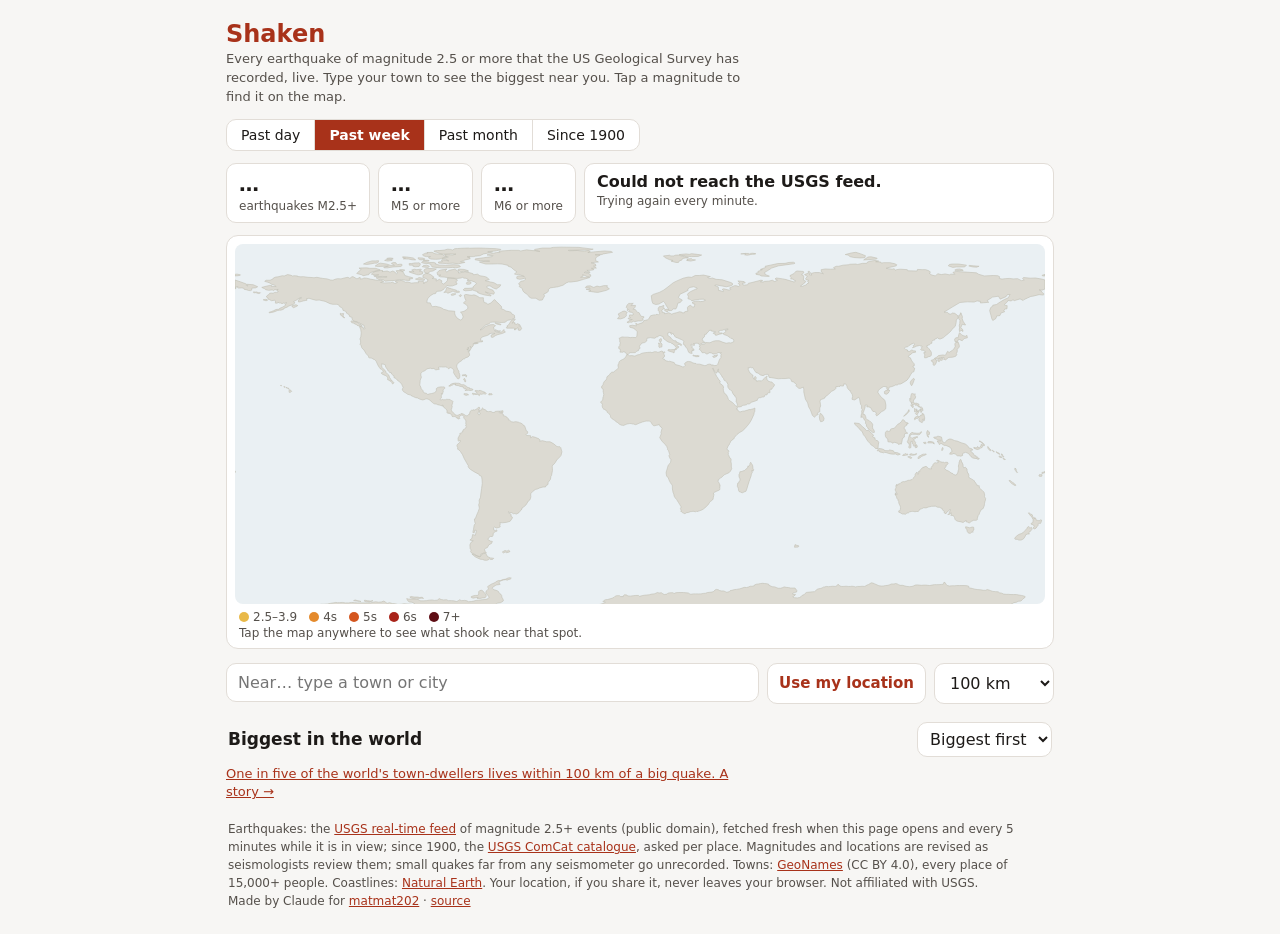
<file: index.html>
<!doctype html>
<html lang="en">
<head>
<meta charset="utf-8">
<meta name="viewport" content="width=device-width,initial-scale=1">
<title>Shaken · the world's earthquakes, and the biggest near you</title>
<link rel="icon" href="data:image/svg+xml,%3Csvg xmlns='http://www.w3.org/2000/svg' viewBox='0 0 32 32'%3E%3Crect width='32' height='32' rx='6' fill='%23a8321a'/%3E%3Cpath d='M4 17h5l3-8 4 15 3-11 2 4h7' fill='none' stroke='%23fff' stroke-width='2.4' stroke-linejoin='round' stroke-linecap='round'/%3E%3C/svg%3E">
<meta name="theme-color" content="#a8321a">
<meta name="description" content="Every magnitude 2.5+ earthquake in the past day, week or month, live from USGS, on a world map. Type your town to see the biggest ones near you.">
<meta property="og:type" content="website">
<meta property="og:url" content="https://matmat202.github.io/shaken/">
<meta property="og:title" content="Shaken">
<meta property="og:description" content="The world's earthquakes this week, live from USGS — and the biggest near you.">
<meta property="og:image" content="https://matmat202.github.io/shaken/icons/card.png">
<meta property="og:image:width" content="1200">
<meta property="og:image:height" content="630">
<link rel="apple-touch-icon" href="icons/icon-180.png">
<meta name="twitter:card" content="summary_large_image">
<style>
:root{color-scheme:light;--ground:#f7f6f4;--card:#fff;--ink:#1d1a18;--ink-2:#55504b;--ink-3:#6c6660;
  --line:#e2ddd7;--sea:#eaf0f3;--land:#dcdad2;--land-edge:#c2bfb4;--accent:#a8321a;
  --m0:#e9b949;--m1:#e48a2c;--m2:#d4561f;--m3:#a9241a;--m4:#5e0d14;--here:#1f5fbf;
  --f-ui:system-ui,-apple-system,"Segoe UI",sans-serif}
@media (prefers-color-scheme:dark){:root{color-scheme:dark;--ground:#141210;--card:#1e1b18;--ink:#f0ebe6;
  --ink-2:#bdb5ad;--ink-3:#a29a92;--line:#37322d;--sea:#16212a;--land:#3a3a33;--land-edge:#4d4c43;--accent:#ff9a7a;
  --m0:#f2cd6b;--m1:#f5a04e;--m2:#f2733f;--m3:#e14b39;--m4:#c42942;--here:#7fb2ff}}
*{box-sizing:border-box}
body{margin:0;background:var(--ground);color:var(--ink);font-family:var(--f-ui);font-size:15px}
main{max-width:860px;margin:0 auto;padding:16px}
h1{font-size:24px;margin:4px 0 2px}h1 span{color:var(--accent)}
.sub{color:var(--ink-2);font-size:13px;margin:0 0 12px;line-height:1.45;max-width:65ch}
a{color:var(--accent)}
:focus-visible{outline:3px solid var(--accent);outline-offset:2px}
.seg{display:inline-flex;border:1px solid var(--line);border-radius:10px;overflow:hidden;background:var(--card)}
.seg button{font:inherit;font-size:14px;padding:7px 14px;border:0;background:transparent;color:var(--ink);cursor:pointer}
.seg button+button{border-left:1px solid var(--line)}
.seg button:focus-visible{outline-offset:-4px}
.seg button[aria-pressed="true"]:focus-visible{outline-color:var(--card)}
.seg button[aria-pressed="true"]{background:var(--accent);color:var(--card);font-weight:600}
@media (max-width:430px){.seg{display:flex}.seg button{flex:1 1 auto;padding:7px 6px;font-size:13px;white-space:nowrap}}
@media (max-width:360px){.seg button{padding:7px 3px;font-size:12px}}
.stats{display:flex;flex-wrap:wrap;gap:8px;margin:12px 0 0;padding:0;list-style:none}
.stats li{background:var(--card);border:1px solid var(--line);border-radius:10px;padding:8px 12px;min-width:92px}
.stats b{display:block;font-size:20px;font-variant-numeric:tabular-nums}
.stats span{font-size:12px;color:var(--ink-2)}
.stats li.big{flex:1;min-width:220px}
.stats li.big b{font-size:16px}
.card{background:var(--card);border:1px solid var(--line);border-radius:12px;padding:8px;margin:12px 0 0}
#map svg{display:block;width:100%;height:auto;border-radius:8px;cursor:crosshair;touch-action:manipulation}
#map .sea{fill:var(--sea)}
#map .land{fill:var(--land);stroke:var(--land-edge);stroke-width:.6;vector-effect:non-scaling-stroke}
#map .q{stroke:var(--card);stroke-width:.6;vector-effect:non-scaling-stroke;fill-opacity:.85}
#map .q.b0{fill:var(--m0)}#map .q.b1{fill:var(--m1)}#map .q.b2{fill:var(--m2)}#map .q.b3{fill:var(--m3)}#map .q.b4{fill:var(--m4)}
#map .q.out{fill-opacity:.25}
#map .ring{fill:none;stroke:var(--here);stroke-width:1.5;stroke-dasharray:5 4;vector-effect:non-scaling-stroke}
#map .pin{fill:none;stroke:var(--here);stroke-width:2.5;vector-effect:non-scaling-stroke;pointer-events:none}
#map .pinnote{display:flex;gap:8px;align-items:center;justify-content:space-between;font-size:13px;margin:6px 4px 0}
#map .pinnote .zoom{margin:0;flex:none}
#map .pinnote .pinbtns{display:flex;gap:6px;flex:none}
#map .pinnote span{min-width:0;overflow-wrap:anywhere}
#map .here{fill:var(--here);stroke:var(--card);stroke-width:1.5;vector-effect:non-scaling-stroke}
.legend{display:flex;flex-wrap:wrap;gap:4px 12px;font-size:12px;color:var(--ink-2);margin:6px 4px 2px;align-items:center}
.legend i{display:inline-block;width:10px;height:10px;border-radius:50%;margin-right:4px;vertical-align:-1px}
.hint{font-size:12px;color:var(--ink-2);margin:2px 4px 0}
#map .zoom{font:inherit;font-size:12px;margin:6px 4px 0;padding:4px 10px;border-radius:6px;border:1px solid var(--line);background:none;color:inherit;cursor:pointer}
.near{display:grid;grid-template-columns:1fr auto auto;gap:8px;margin:14px 0 0}
.nearbox{position:relative}
input,select,.btn{font:inherit;font-size:15px;padding:9px 11px;border:1px solid var(--line);border-radius:10px;background:var(--card);color:var(--ink);width:100%}
.btn{cursor:pointer;width:auto;white-space:nowrap;color:var(--accent);font-weight:600}
.v{position:absolute;width:1px;height:1px;overflow:hidden;clip:rect(0 0 0 0)}
.opts{position:absolute;z-index:5;left:0;right:0;top:100%;margin:4px 0 0;padding:4px;list-style:none;background:var(--card);
  border:1px solid var(--line);border-radius:10px;box-shadow:0 6px 18px rgba(0,0,0,.14);max-height:300px;overflow:auto}
.opts li{padding:8px 10px;border-radius:7px;cursor:pointer}
.opts li[aria-selected="true"]{background:var(--sea)}
.opts li.none{color:var(--ink-2);cursor:default}
.head{display:flex;justify-content:space-between;align-items:baseline;gap:10px;margin:18px 2px 8px}
.head h2{font-size:17px;margin:0}
.head select{width:auto;font-size:14px;padding:6px 8px}
#note{font-size:14px;color:var(--ink-2);margin:0 2px 8px;line-height:1.45}
ol.list{list-style:none;margin:0;padding:0;display:grid;gap:6px}
ol.list li{display:grid;grid-template-columns:52px 1fr;gap:10px;align-items:center;background:var(--card);border:1px solid var(--line);border-radius:10px;padding:8px 10px}
button.mag{font-family:inherit;border:0;cursor:pointer;width:100%;line-height:inherit}
.mag{font-weight:800;font-size:17px;text-align:center;border-radius:8px;padding:6px 0;color:#fff;font-variant-numeric:tabular-nums}
.mag.b0{background:#8a6400}.mag.b1{background:#9c4f00}.mag.b2{background:#b23a10}.mag.b3{background:#a9241a}.mag.b4{background:#5e0d14}
ol.list .t{min-width:0}
ol.list .t a{color:var(--ink);font-weight:600;text-decoration:none}
ol.list .t a:hover{text-decoration:underline}
ol.list .m{font-size:13px;color:var(--ink-2);margin-top:2px}
ol.list .m b{color:var(--ink);font-weight:600}
ol.list .m .felt.likely{color:var(--ink);font-weight:600}
ol.list .aft{font:inherit;font-size:12px;margin-top:4px;padding:2px 8px;border-radius:6px;border:1px solid var(--line);background:none;color:inherit;cursor:pointer}
ol.list .after{font-size:13px;margin-top:6px;padding:6px 8px;border-left:3px solid var(--accent);overflow-wrap:anywhere}
ol.list .after .h{font-weight:600}
.tag{display:inline-block;font-size:11px;font-weight:700;padding:1px 6px;border-radius:6px;background:var(--sea);color:var(--ink);margin-left:6px}
.tag.yellow{background:#f3d36b;color:#2a2000}.tag.orange{background:#f39a4d;color:#2a1200}.tag.red{background:#c8281c;color:#fff}
.more{display:block;margin:10px auto 0;font:inherit;font-weight:600;color:var(--accent);background:var(--card);border:1px solid var(--line);border-radius:10px;padding:8px 16px;cursor:pointer}
footer{font-size:12px;color:var(--ink-2);line-height:1.5;margin:18px 2px 8px}
[hidden]{display:none!important}
@media (max-width:560px){.near{grid-template-columns:1fr auto}.nearbox{grid-column:1/-1}
  .stats{display:grid;grid-template-columns:repeat(3,1fr)}.stats li{min-width:0;padding:8px 10px}.stats li.big{grid-column:1/-1;min-width:0}.stats b{font-size:18px}}
/* iOS Safari zooms the page into any field under 16px when it is tapped (input-zoom) */
input,select,textarea{font-size:16px!important}
</style>
</head>
<body>
<main>
<h1><span>Shaken</span></h1>
<p class="sub" id="sub">Every earthquake of magnitude 2.5 or more that the US Geological Survey has recorded, live. Type your town to see the biggest near you. Tap a magnitude to find it on the map.</p>

<div class="seg" id="periods" role="group" aria-label="Period">
  <button type="button" data-p="day" aria-pressed="false">Past day</button><button type="button" data-p="week" aria-pressed="true">Past week</button><button type="button" data-p="month" aria-pressed="false">Past month</button><button type="button" data-p="ever" aria-pressed="false">Since 1900</button>
</div>

<ul class="stats" id="stats" aria-live="polite">
  <li><b id="sN">…</b><span id="sNl">earthquakes M2.5+</span></li>
  <li><b id="s5">…</b><span id="s5l">M5 or more</span></li>
  <li><b id="s6">…</b><span id="s6l">M6 or more</span></li>
  <li class="big"><b id="sMax">Loading the USGS feed…</b><span id="sMaxSub">the biggest</span></li>
</ul>

<div class="card" id="map">
  <div id="mapSvg"></div>
  <div class="legend" id="legend" aria-hidden="true">
    <span><i style="background:var(--m0)"></i>2.5–3.9</span><span><i style="background:var(--m1)"></i>4s</span>
    <span><i style="background:var(--m2)"></i>5s</span><span><i style="background:var(--m3)"></i>6s</span><span><i style="background:var(--m4)"></i>7+</span>
  </div>
  <div class="pinnote" id="pinNote" role="status" hidden><span id="pinText"></span><span class="pinbtns"><button type="button" class="zoom" id="pinCopy">Copy link</button><button type="button" class="zoom" id="pinClear">Clear</button></span></div>
  <p class="hint" id="hint">Tap the map anywhere to see what shook near that spot.</p>
  <button type="button" class="zoom" id="zoom" hidden>Show the whole world</button>
</div>

<div class="near" id="nearRow">
  <div class="nearbox"><label class="v" for="near">Near</label>
    <input id="near" type="search" autocomplete="off" spellcheck="false" placeholder="Near… type a town or city"
      role="combobox" aria-autocomplete="list" aria-expanded="false" aria-controls="nearList">
    <ul id="nearList" class="opts" role="listbox" aria-label="Places" hidden></ul></div>
  <button type="button" class="btn" id="locate">Use my location</button>
  <label class="v" for="km">Within</label>
  <select id="km"></select>
</div>

<div class="head">
  <h2 id="listTitle">Biggest in the world</h2>
  <label class="v" for="sort">Sort</label>
  <select id="sort"><option value="big">Biggest first</option><option value="new">Latest first</option><option value="near" id="sortNear">Closest first</option></select>
</div>
<p id="note" hidden></p>
<ol class="list" id="list"></ol>
<button type="button" class="more" id="more" hidden>Show more</button>
<p class="sub"><a href="story/">One in five of the world's town-dwellers lives within 100 km of a big quake. A story →</a></p>

<footer>
  Earthquakes: the <a href="https://earthquake.usgs.gov/earthquakes/feed/v1.0/geojson.php">USGS real-time feed</a> of magnitude 2.5+ events
  (public domain), fetched fresh when this page opens and every 5 minutes while it is in view<span id="gen"></span>; since 1900, the
  <a href="https://earthquake.usgs.gov/fdsnws/event/1/">USGS ComCat catalogue</a>, asked per place. Magnitudes and locations are revised as seismologists
  review them; small quakes far from any seismometer go unrecorded. Towns: <a href="https://www.geonames.org/">GeoNames</a> (CC BY 4.0),
  every place of 15,000+ people. Coastlines: <a href="https://www.naturalearthdata.com/">Natural Earth</a>. Your location, if you share it,
  never leaves your browser. Not affiliated with USGS.
  <br>Made by Claude for <a href="https://matmat202.github.io/">matmat202</a> ·
  <a href="https://github.com/matmat202/shaken">source</a>
</footer>
</main>
<!-- Fetched in parallel with app.js instead of behind it: each was one more round trip
     before the first draw (projects/site-speed, 2026-10-28). -->
<link rel="modulepreload" href="quake-logic.js">
<link rel="preload" href="data/world.json" as="fetch" crossorigin>
<script type="module" src="app.js"></script>
</body>
</html>
</file>
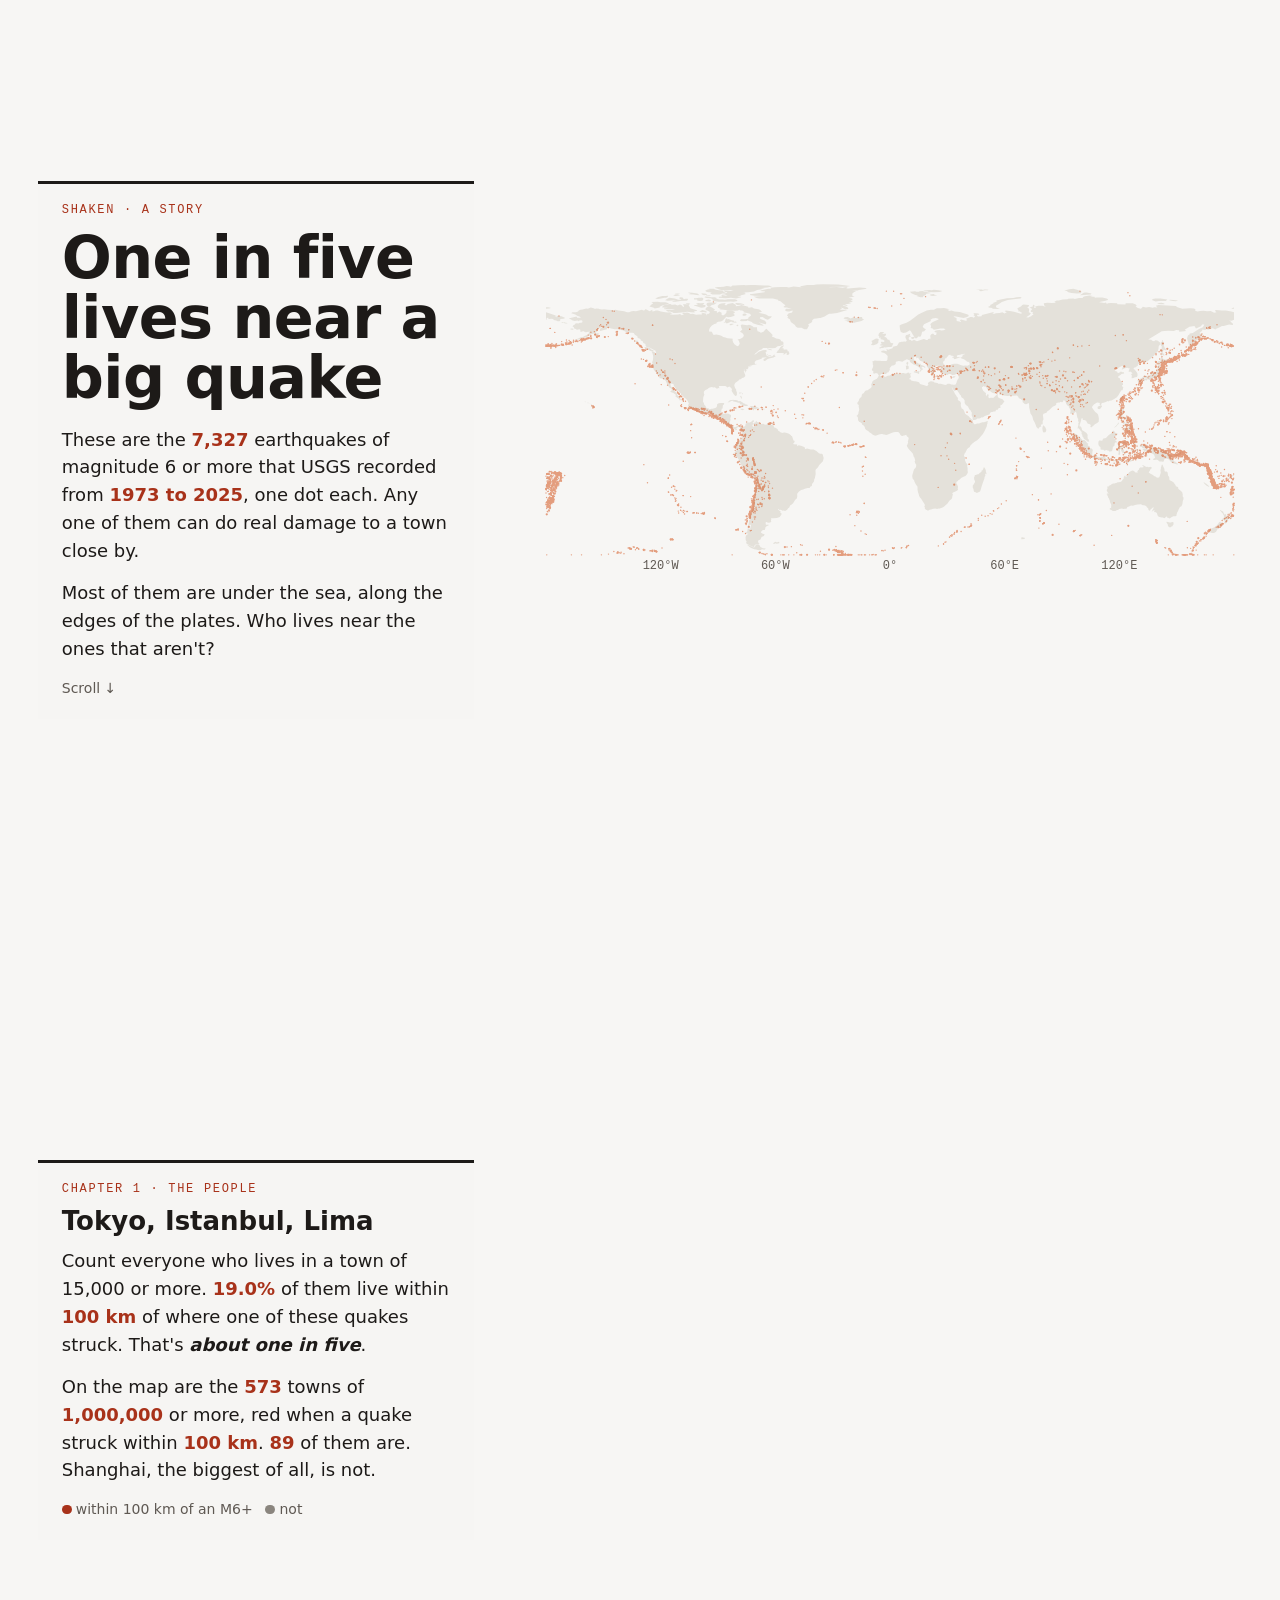
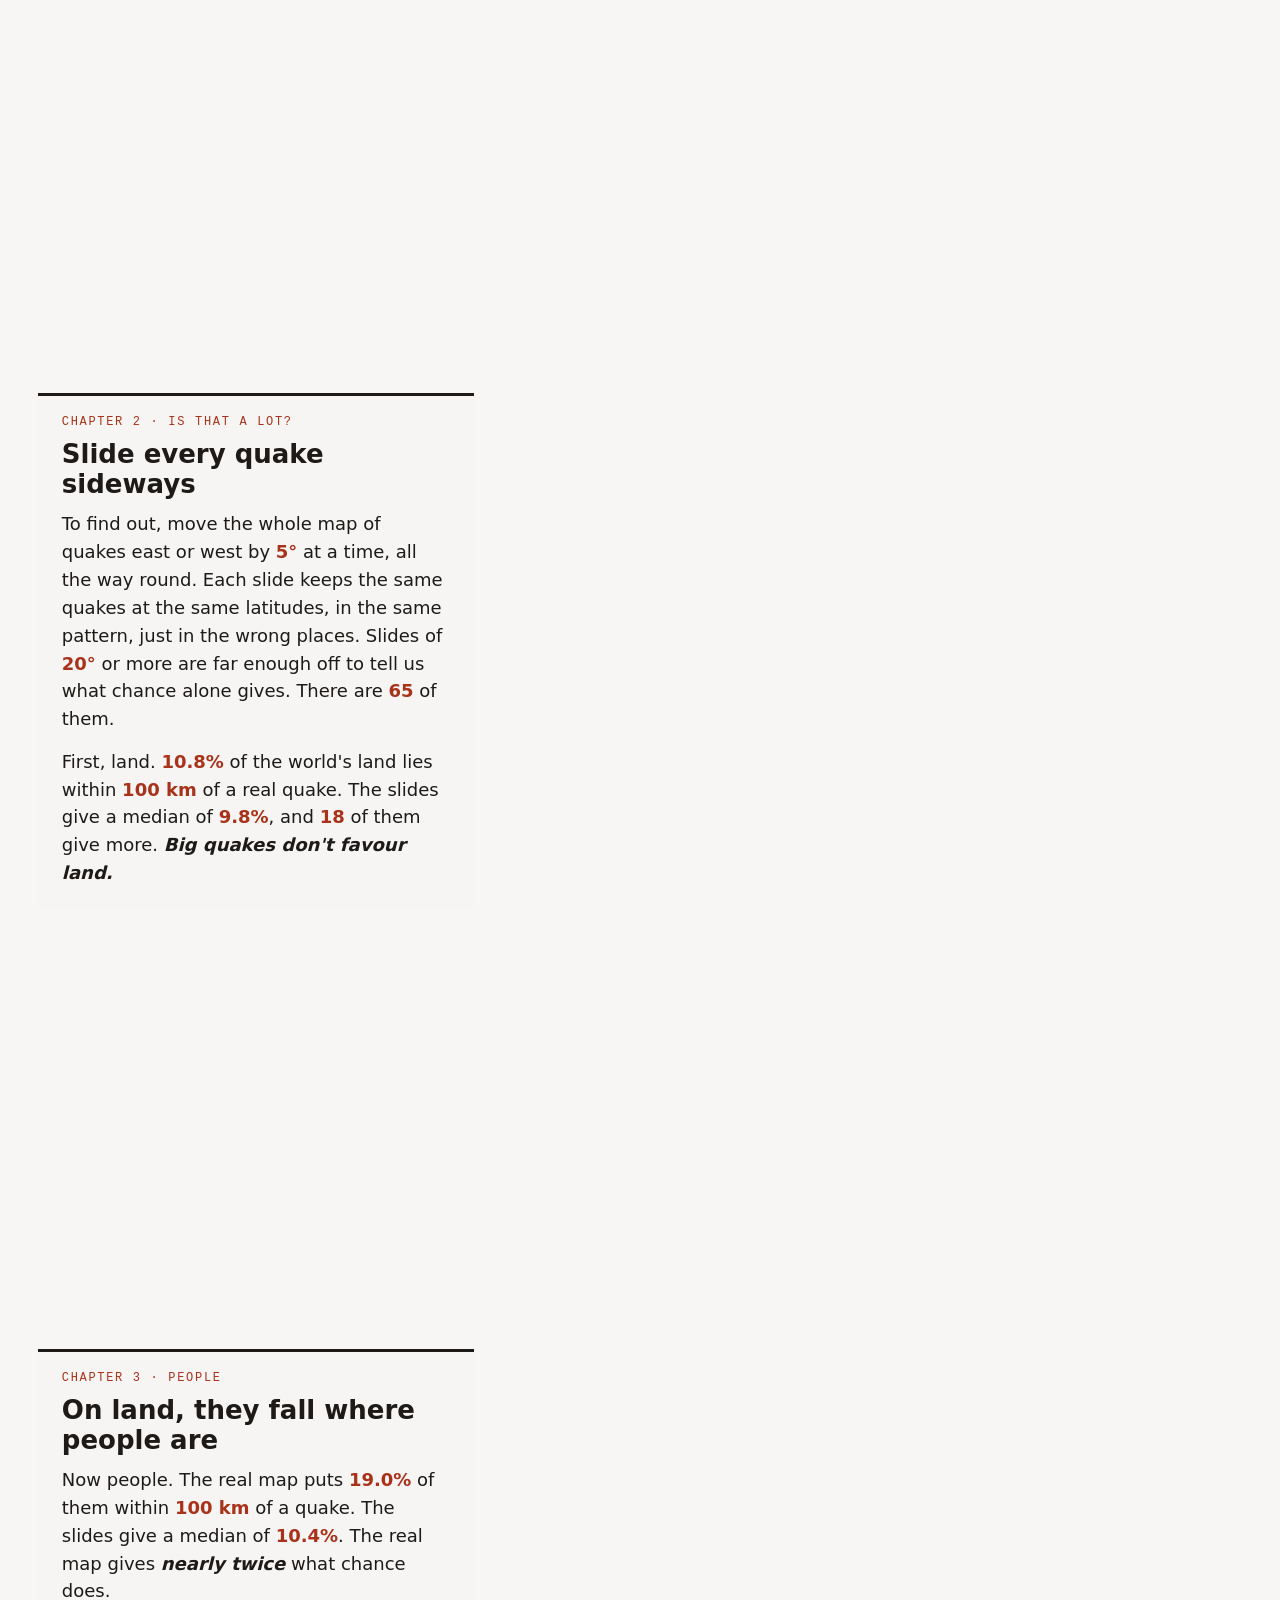
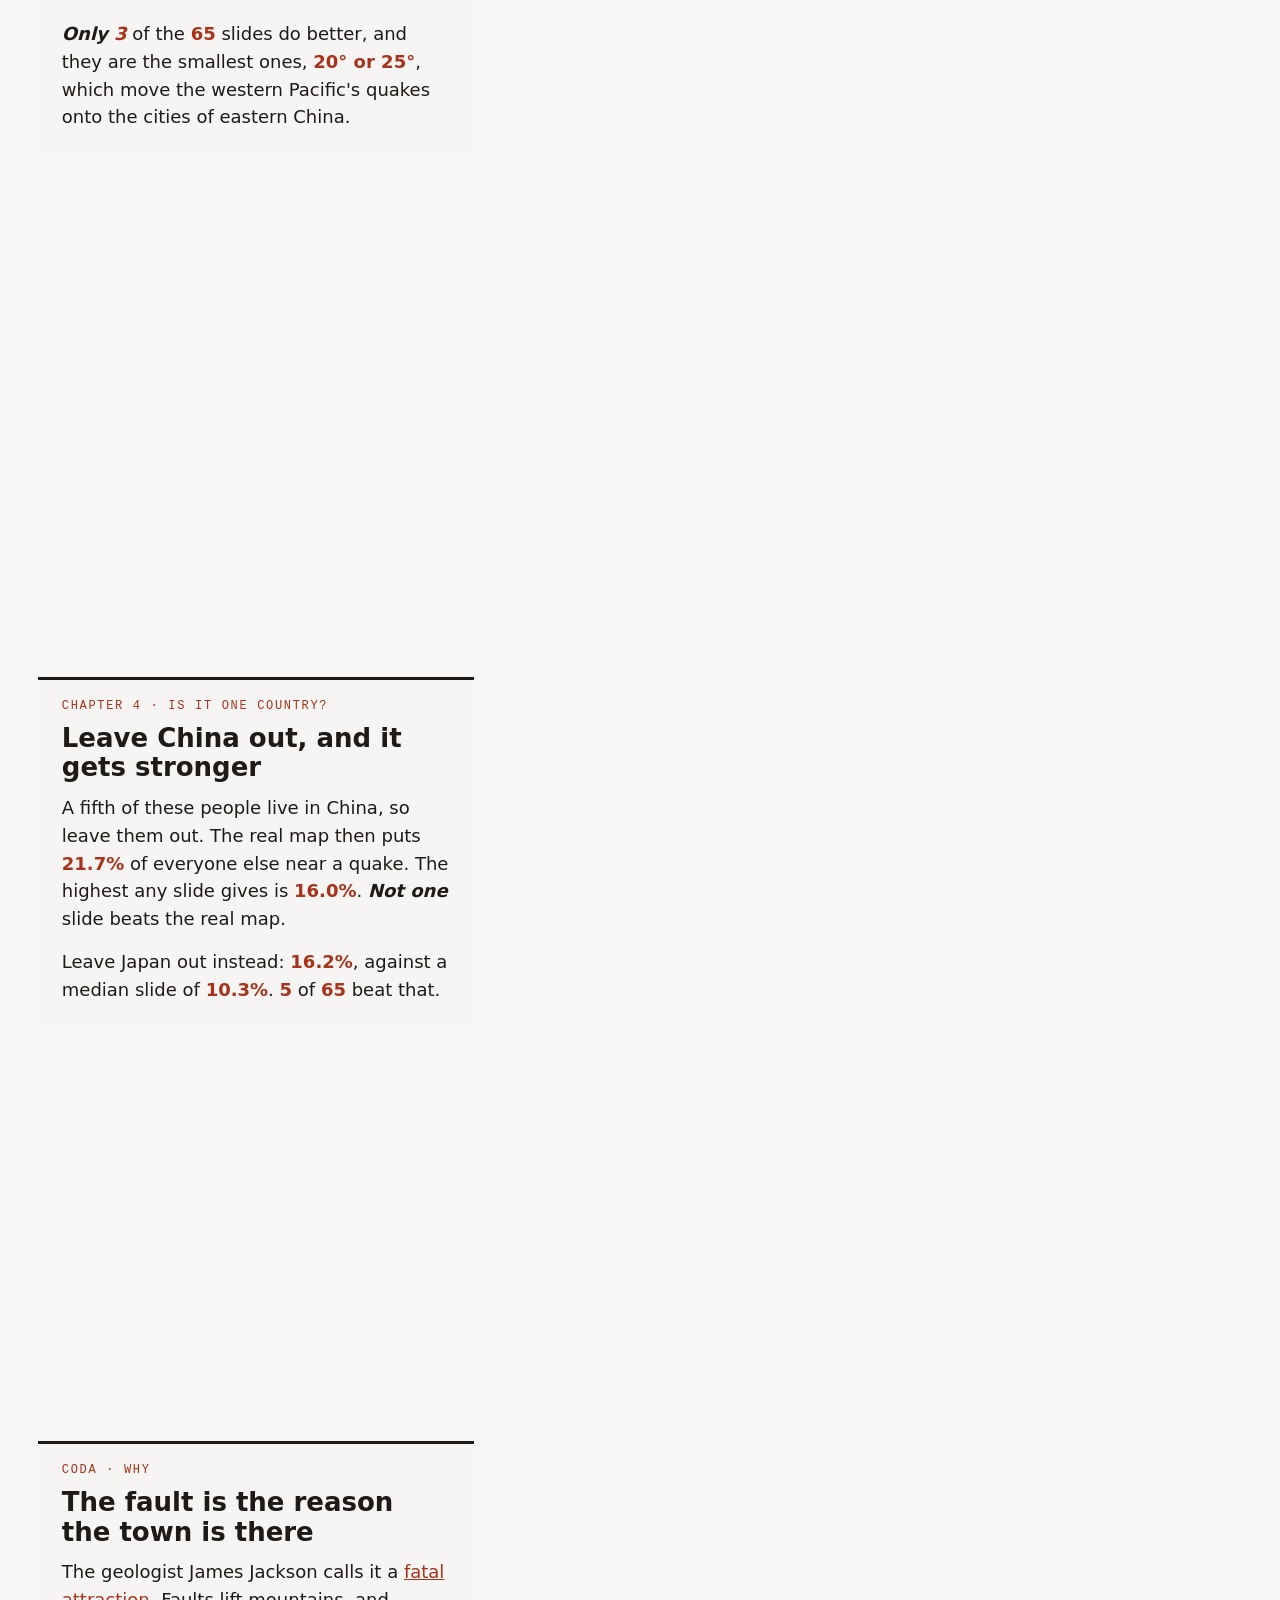
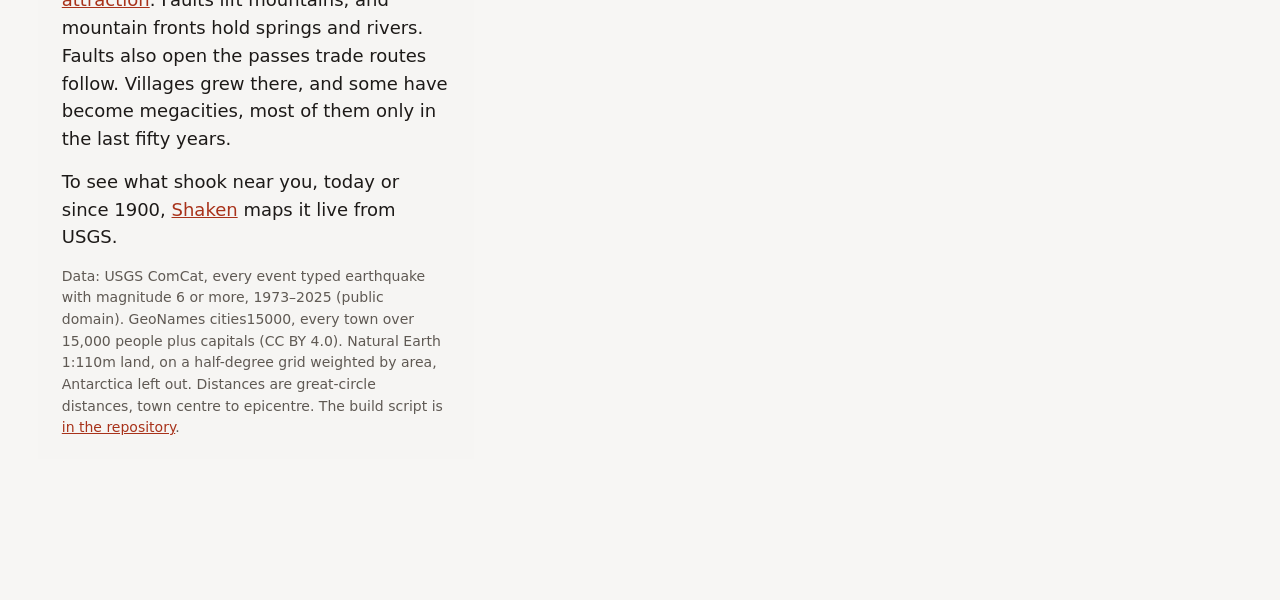
<file: story/index.html>
<!doctype html>
<html lang="en">
<head>
<meta charset="utf-8">
<meta name="viewport" content="width=device-width, initial-scale=1">
<title>One in five lives near a big quake · Shaken, a story</title>
<meta name="description" content="A scrolling story from Shaken: one in five people in the world's towns of 15,000 or more lives within 100 km of where an M6+ earthquake struck since 1973. Slide the same quakes east or west and the share falls to about one in ten. Big quakes don't favour land; on land, they fall where people are.">
<link rel="stylesheet" href="style.css">
</head>
<body>
<div id="plot" aria-hidden="true"></div>
<p id="err" role="alert"></p>
<main>

<section class="step" data-step="quakes"><div>
  <p class="kicker">Shaken · a story</p>
  <h1>One in five lives near a big quake</h1>
  <p>These are the <b data-fact="n_quakes"></b> earthquakes of magnitude 6 or more that USGS
  recorded from <b data-fact="years"></b>, one dot each. Any one of them can do real damage to a
  town close by.</p>
  <p>Most of them are under the sea, along the edges of the plates. Who lives near the ones that aren't?</p>
  <p class="small">Scroll ↓</p>
</div></section>

<section class="step" data-step="people"><div>
  <p class="kicker">Chapter 1 · The people</p>
  <h2>Tokyo, Istanbul, Lima</h2>
  <p>Count everyone who lives in a town of 15,000 or more. <b data-fact="p"></b> of them live
  within <b data-fact="R"></b> of where one of these quakes struck. That's
  <span class="w">about one in five</span>.</p>
  <p>On the map are the <b data-fact="n_big"></b> towns of <b data-fact="big"></b> or more,
  red when a quake struck within <b data-fact="R"></b>. <b data-fact="n_big_near"></b> of them
  are. Shanghai, the biggest of all, is not.</p>
  <p class="small"><span class="k near">within 100 km of an M6+</span> <span class="k far">not</span></p>
</div></section>

<section class="step" data-step="land"><div>
  <p class="kicker">Chapter 2 · Is that a lot?</p>
  <h2>Slide every quake sideways</h2>
  <p>To find out, move the whole map of quakes east or west by <b data-fact="slide"></b> at a
  time, all the way round. Each slide keeps the same quakes at the same latitudes, in the same
  pattern, just in the wrong places. Slides of <b data-fact="near"></b> or more are far enough
  off to tell us what chance alone gives. There are <b data-fact="n_far"></b> of them.</p>
  <p>First, land. <b data-fact="land"></b> of the world's land lies within <b data-fact="R"></b>
  of a real quake. The slides give a median of <b data-fact="land_med"></b>, and
  <b data-fact="beaten_land"></b> of them give more. <span class="w">Big quakes don't favour land.</span></p>
</div></section>

<section class="step" data-step="slide"><div>
  <p class="kicker">Chapter 3 · People</p>
  <h2>On land, they fall where people are</h2>
  <p>Now people. The real map puts <b data-fact="p"></b> of them within <b data-fact="R"></b> of a
  quake. The slides give a median of <b data-fact="p_med"></b>. The real map gives
  <span class="w">nearly twice</span> what chance does.</p>
  <p><span class="w">Only <b data-fact="beaten"></b></span> of the <b data-fact="n_far"></b> slides
  do better, and they are the smallest ones, <b data-fact="beaten_by"></b>, which move the western
  Pacific's quakes onto the cities of eastern China.</p>
</div></section>

<section class="step" data-step="nochina"><div>
  <p class="kicker">Chapter 4 · Is it one country?</p>
  <h2>Leave China out, and it gets stronger</h2>
  <p>A fifth of these people live in China, so leave them out. The real map then puts
  <b data-fact="pCN"></b> of everyone else near a quake. The highest any slide gives is
  <b data-fact="pCN_max"></b>. <span class="w">Not one</span> slide beats the real map.</p>
  <p>Leave Japan out instead: <b data-fact="pJP"></b>, against a median slide of
  <b data-fact="pJP_med"></b>. <b data-fact="beatenJP"></b> of <b data-fact="n_far"></b> beat that.</p>
</div></section>

<section class="step" data-step="people"><div>
  <p class="kicker">Coda · Why</p>
  <h2>The fault is the reason the town is there</h2>
  <p>The geologist James Jackson calls it a <a href="https://doi.org/10.1098/rsta.2006.1805">fatal
  attraction</a>. Faults lift mountains, and mountain fronts hold springs and rivers. Faults also
  open the passes trade routes follow. Villages grew there, and some have become
  megacities, most of them only in the last fifty years.</p>
  <p>To see what shook near you, today or since 1900, <a href="../">Shaken</a> maps it live from USGS.</p>
  <p class="small">Data: USGS ComCat, every event typed earthquake with magnitude 6 or more,
  1973–2025 (public domain). GeoNames cities15000, every town over 15,000 people plus capitals
  (CC BY 4.0). Natural Earth 1:110m land, on a half-degree grid weighted by area, Antarctica
  left out. Distances are great-circle distances, town centre to epicentre. The build script is
  <a href="https://github.com/matmat202/shaken/blob/main/story/build_story.py">in the repository</a>.</p>
</div></section>

</main>
<script type="module" src="story.js"></script>
</body>
</html>
</file>
<file: story/style.css>
:root { --paper: #f7f6f4; --ink: #1d1a18; --mute: #5f5953; --red: #a8321a; --far: #8a857e; --land: #e4e1da; }
* { box-sizing: border-box; }
html { background: var(--paper); color: var(--ink); }
body { margin: 0; font: 18px/1.55 system-ui, -apple-system, 'Segoe UI', sans-serif; }
/* The plot box: the SVG fills it; % labels hang left of it, slide labels below it. */
#plot { position: fixed; z-index: 0; pointer-events: none; left: 42vw; right: 3vw; top: 10vh; bottom: 16vh; }
#chart { position: absolute; inset: 0; width: 100%; height: 100%; overflow: visible; }
#chart g > circle { transition: transform .8s ease, fill .5s, opacity .5s, r .8s; }
#chart g.quakes { transition: opacity .6s; } #chart g.quakes circle { fill: #d4561f; }
#chart g { transition: opacity .6s; }
#chart path.land { fill: var(--land); }
#chart rect.band { fill: rgba(29,26,24,.06); }
#chart line.grid { stroke: #dcd8d1; stroke-width: 1; }
#chart text { font: 12px/1 ui-monospace, Menlo, monospace; }
#chart .tick { fill: var(--mute); }
#chart .end { text-anchor: end; } #chart .mid { text-anchor: middle; }
#chart .ring { fill: none; stroke: var(--ink); stroke-width: 1.5; }
#chart .lab { fill: var(--ink); font-weight: 700; paint-order: stroke; stroke: var(--paper); stroke-width: 4px; stroke-linejoin: round; }
main { position: relative; z-index: 3; width: 34vw; margin-left: 3vw; }
.step { min-height: 100vh; display: flex; align-items: center; }
.step > div { background: rgba(247,246,244,.94); padding: 1.1em 1.3em; border-top: 3px solid var(--ink); }
h1 { font: 700 clamp(34px, 4.6vw, 64px)/1.02 system-ui, sans-serif; margin: 0 0 .3em; letter-spacing: -.01em; }
h2 { font: 700 26px/1.15 system-ui, sans-serif; margin: 0 0 .4em; }
.kicker { font: 12px/1 ui-monospace, Menlo, monospace; letter-spacing: .14em; text-transform: uppercase; color: var(--red); margin: 0 0 1em; }
p { margin: 0 0 .8em; }
p:last-child { margin-bottom: 0; }
b[data-fact] { color: var(--red); font-variant-numeric: tabular-nums; }
.w { font-style: italic; font-weight: 700; }
.small { font-size: 14px; color: var(--mute); }
.k { white-space: nowrap; margin-right: .6em; }
.k::before { content: ''; display: inline-block; width: .7em; height: .7em; border-radius: 50%; margin-right: .3em; vertical-align: -.05em; }
.k.near::before { background: var(--red); } .k.far::before { background: var(--far); }
a { color: var(--red); }
#err { display: none; }
body.failed #err { display: block; position: fixed; z-index: 9; left: 44vw; top: 40vh; color: var(--red); }
@media (max-width: 760px) {
  body { font-size: 16px; }
  #plot { left: 11vw; right: 4vw; top: 4vh; bottom: 66vh; }
  main { width: auto; margin: 0 4vw; }
  .step { align-items: flex-start; padding-top: 42vh; padding-bottom: 6vh; min-height: 100vh; }
  #chart text { font-size: 10px; }
}
</file>
